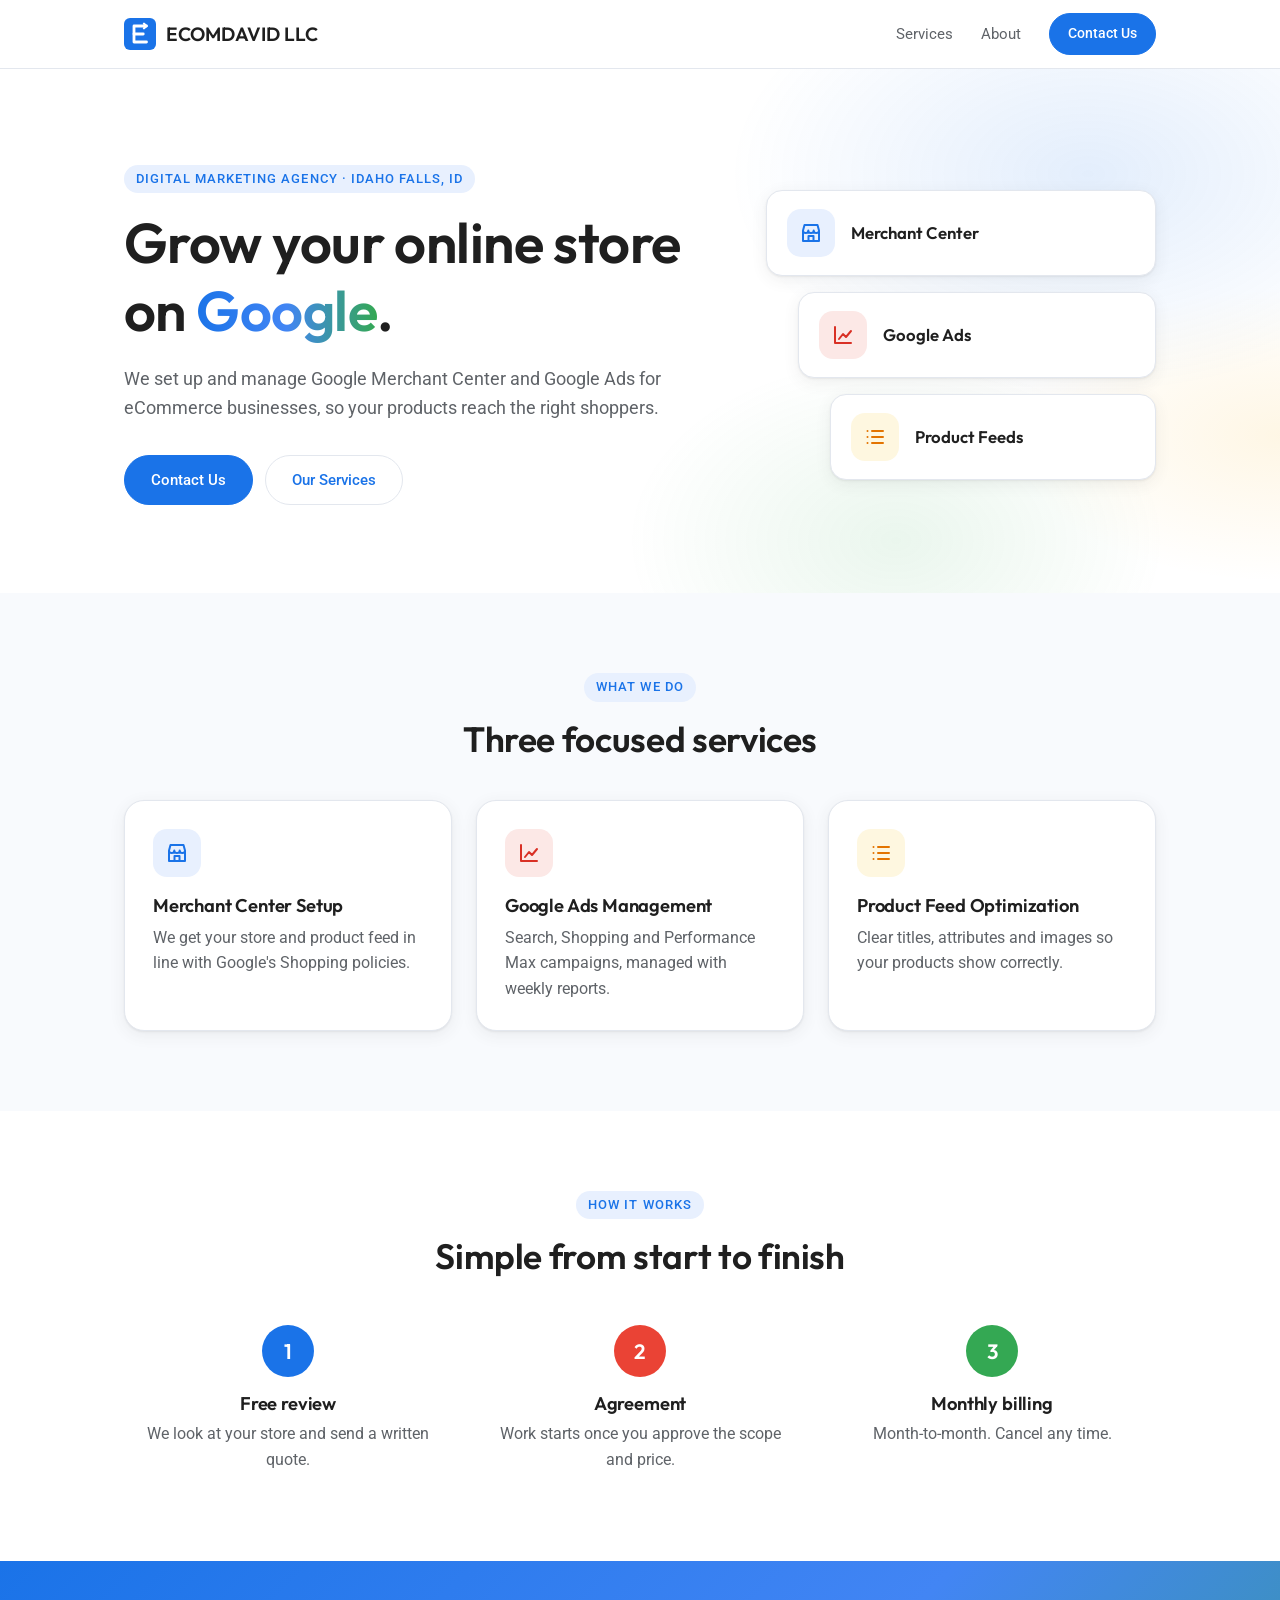
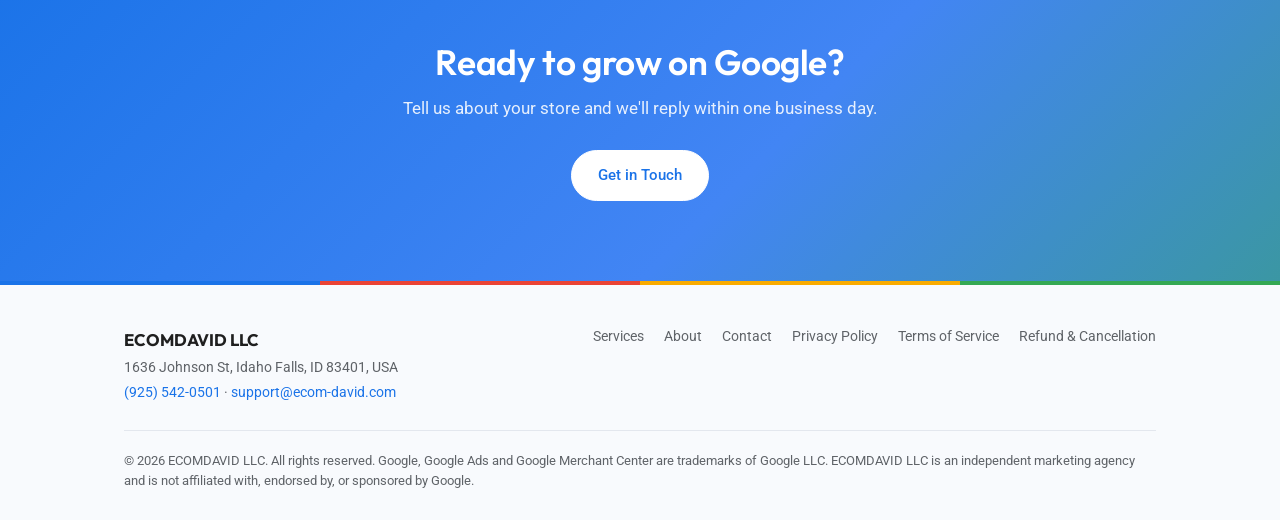
<file: index.html>
<!doctype html>
<html lang="en">
<head>
<meta charset="utf-8">
<meta name="viewport" content="width=device-width, initial-scale=1">
<title>ECOMDAVID LLC | Google Ads & Merchant Center Services</title>
<meta name="description" content="ECOMDAVID LLC is a digital marketing agency in Idaho Falls, Idaho, offering Google Merchant Center setup, Google Ads management and product feed services for online stores.">
<link rel="canonical" href="https://ecom-david.com/">
<meta property="og:title" content="ECOMDAVID LLC | Google Ads & Merchant Center Services">
<meta property="og:description" content="ECOMDAVID LLC is a digital marketing agency in Idaho Falls, Idaho, offering Google Merchant Center setup, Google Ads management and product feed services for online stores.">
<meta property="og:url" content="https://ecom-david.com/">
<meta property="og:site_name" content="ECOMDAVID LLC">
<meta property="og:type" content="website">
<meta name="theme-color" content="#ffffff">
<link rel="icon" href="/icon.svg" type="image/svg+xml">
<link rel="preconnect" href="https://fonts.googleapis.com">
<link rel="preconnect" href="https://fonts.gstatic.com" crossorigin>
<link href="https://fonts.googleapis.com/css2?family=Outfit:wght@500;600;700&family=Roboto:wght@400;500;700&display=swap" rel="stylesheet">
<link rel="stylesheet" href="/styles.css">
<script type="application/ld+json">{"@context": "https://schema.org", "@type": "Organization", "name": "ECOMDAVID LLC", "legalName": "ECOMDAVID LLC", "url": "https://ecom-david.com", "logo": "https://ecom-david.com/icon.svg", "email": "support@ecom-david.com", "telephone": "+1-925-542-0501", "founder": {"@type": "Person", "name": "David Wayne Thomas", "jobTitle": "Founder"}, "address": {"@type": "PostalAddress", "streetAddress": "1636 Johnson St", "addressLocality": "Idaho Falls", "addressRegion": "ID", "postalCode": "83401", "addressCountry": "US"}}</script>
</head>
<body>
<header class="site-header">
  <div class="container nav">
    <a href="/" class="logo" aria-label="ECOMDAVID LLC home"><img src="/icon.svg" alt="" width="30" height="30"><span>ECOMDAVID LLC</span></a>
    <ul class="nav-links"><li><a href="/services">Services</a></li><li><a href="/about">About</a></li><li><a class="btn btn-primary btn-sm" href="/contact">Contact Us</a></li></ul>
    <button class="menu-toggle" aria-expanded="false" aria-label="Open menu">Menu</button>
  </div>
  <nav class="mobile-menu"><a href="/services">Services</a><a href="/about">About</a><a href="/contact">Contact</a></nav>
</header>
<main>
<section class="hero">
  <div class="container hero-grid">
    <div>
      <span class="eyebrow">Digital marketing agency &middot; Idaho Falls, ID</span>
      <h1>Grow your online store on <span class="grad">Google</span>.</h1>
      <p>We set up and manage Google Merchant Center and Google Ads for eCommerce businesses, so your products reach the right shoppers.</p>
      <div class="hero-actions">
        <a class="btn btn-primary" href="/contact">Contact Us</a>
        <a class="btn" href="/services">Our Services</a>
      </div>
    </div>
    <div class="hero-art" aria-hidden="true">
      <div class="mini mini-blue"><span class="icon icon-blue"><svg viewBox="0 0 24 24" aria-hidden="true"><path d="M4 9.5 5.5 4h13L20 9.5M4 9.5V20h16V9.5M4 9.5c0 1.4 1.1 2.5 2.7 2.5S9.3 10.9 9.3 9.5c0 1.4 1.2 2.5 2.7 2.5s2.7-1.1 2.7-2.5c0 1.4 1.1 2.5 2.6 2.5S20 10.9 20 9.5M9.5 20v-5h5v5"/></svg></span><span>Merchant Center</span></div>
      <div class="mini mini-red"><span class="icon icon-red"><svg viewBox="0 0 24 24" aria-hidden="true"><path d="M4 20V4M4 20h16M8 16l4-5 3 3 5-6"/></svg></span><span>Google Ads</span></div>
      <div class="mini mini-yellow"><span class="icon icon-yellow"><svg viewBox="0 0 24 24" aria-hidden="true"><path d="M9 6h11M9 12h11M9 18h11M4.5 6h.01M4.5 12h.01M4.5 18h.01"/></svg></span><span>Product Feeds</span></div>
    </div>
  </div>
</section>

<section class="section-alt">
  <div class="container">
    <div class="section-head center">
      <span class="eyebrow">What we do</span>
      <h2>Three focused services</h2>
    </div>
    <div class="grid-3">
      <div class="card"><span class="icon icon-blue"><svg viewBox="0 0 24 24" aria-hidden="true"><path d="M4 9.5 5.5 4h13L20 9.5M4 9.5V20h16V9.5M4 9.5c0 1.4 1.1 2.5 2.7 2.5S9.3 10.9 9.3 9.5c0 1.4 1.2 2.5 2.7 2.5s2.7-1.1 2.7-2.5c0 1.4 1.1 2.5 2.6 2.5S20 10.9 20 9.5M9.5 20v-5h5v5"/></svg></span><h3>Merchant Center Setup</h3><p>We get your store and product feed in line with Google's Shopping policies.</p></div>
      <div class="card"><span class="icon icon-red"><svg viewBox="0 0 24 24" aria-hidden="true"><path d="M4 20V4M4 20h16M8 16l4-5 3 3 5-6"/></svg></span><h3>Google Ads Management</h3><p>Search, Shopping and Performance Max campaigns, managed with weekly reports.</p></div>
      <div class="card"><span class="icon icon-yellow"><svg viewBox="0 0 24 24" aria-hidden="true"><path d="M9 6h11M9 12h11M9 18h11M4.5 6h.01M4.5 12h.01M4.5 18h.01"/></svg></span><h3>Product Feed Optimization</h3><p>Clear titles, attributes and images so your products show correctly.</p></div>
    </div>
  </div>
</section>

<section>
  <div class="container">
    <div class="section-head center">
      <span class="eyebrow">How it works</span>
      <h2>Simple from start to finish</h2>
    </div>
    <div class="steps">
      <div class="step"><span class="num num-blue">1</span><h3>Free review</h3><p>We look at your store and send a written quote.</p></div>
      <div class="step"><span class="num num-red">2</span><h3>Agreement</h3><p>Work starts once you approve the scope and price.</p></div>
      <div class="step"><span class="num num-green">3</span><h3>Monthly billing</h3><p>Month-to-month. Cancel any time.</p></div>
    </div>
  </div>
</section>

<section class="cta">
  <div class="container">
    <h2>Ready to grow on Google?</h2>
    <p>Tell us about your store and we'll reply within one business day.</p>
    <a class="btn btn-light" href="/contact">Get in Touch</a>
  </div>
</section>
</main>
<footer class="site-footer">
  <div class="bar" aria-hidden="true"><i></i><i></i><i></i><i></i></div>
  <div class="container">
    <div class="footer-grid">
      <div>
        <p><strong>ECOMDAVID LLC</strong></p>
        <p>1636 Johnson St, Idaho Falls, ID 83401, USA</p>
        <p><a href="tel:+19255420501">(925) 542-0501</a> &middot; <a href="mailto:support@ecom-david.com">support@ecom-david.com</a></p>
      </div>
      <ul class="footer-links">
        <li><a href="/services">Services</a></li>
        <li><a href="/about">About</a></li>
        <li><a href="/contact">Contact</a></li>
        <li><a href="/privacy">Privacy Policy</a></li>
        <li><a href="/terms">Terms of Service</a></li>
        <li><a href="/refund-policy">Refund &amp; Cancellation</a></li>
      </ul>
    </div>
    <p class="disclaimer">&copy; <span data-year>2026</span> ECOMDAVID LLC. All rights reserved. Google, Google Ads and Google Merchant Center are trademarks of Google LLC. ECOMDAVID LLC is an independent marketing agency and is not affiliated with, endorsed by, or sponsored by Google.</p>
  </div>
</footer>
<script src="/script.js"></script>
</body>
</html>
</file>
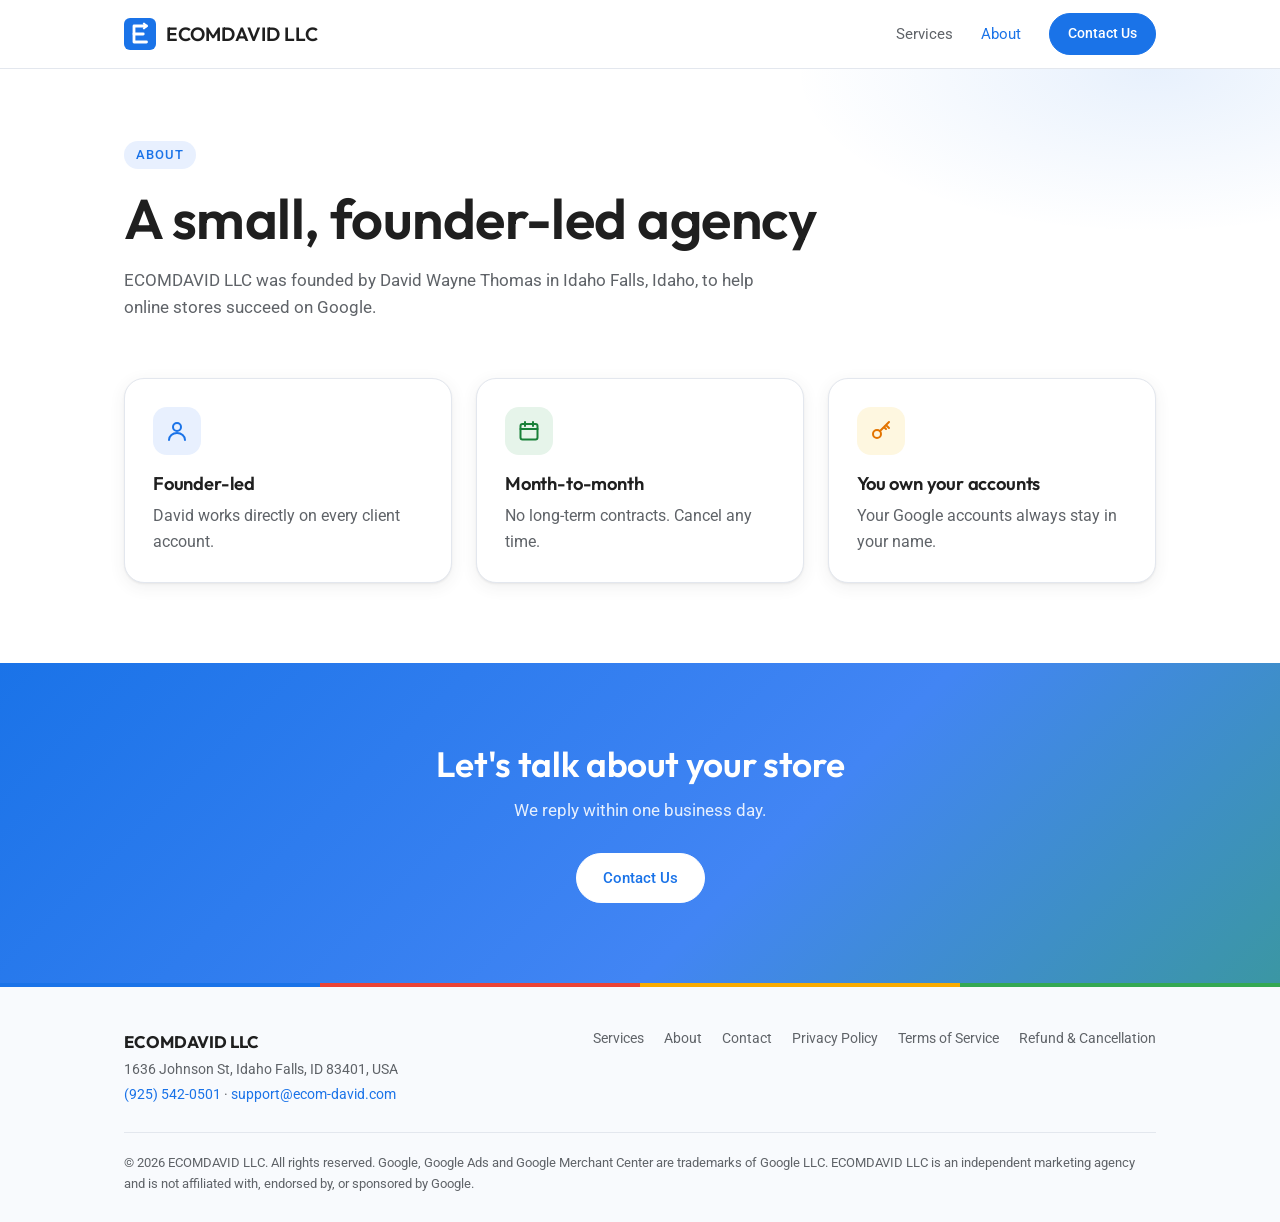
<file: about.html>
<!doctype html>
<html lang="en">
<head>
<meta charset="utf-8">
<meta name="viewport" content="width=device-width, initial-scale=1">
<title>About | ECOMDAVID LLC</title>
<meta name="description" content="ECOMDAVID LLC is a founder-led digital marketing agency in Idaho Falls, Idaho, owned by David Wayne Thomas.">
<link rel="canonical" href="https://ecom-david.com/about">
<meta property="og:title" content="About | ECOMDAVID LLC">
<meta property="og:description" content="ECOMDAVID LLC is a founder-led digital marketing agency in Idaho Falls, Idaho, owned by David Wayne Thomas.">
<meta property="og:url" content="https://ecom-david.com/about">
<meta property="og:site_name" content="ECOMDAVID LLC">
<meta property="og:type" content="website">
<meta name="theme-color" content="#ffffff">
<link rel="icon" href="/icon.svg" type="image/svg+xml">
<link rel="preconnect" href="https://fonts.googleapis.com">
<link rel="preconnect" href="https://fonts.gstatic.com" crossorigin>
<link href="https://fonts.googleapis.com/css2?family=Outfit:wght@500;600;700&family=Roboto:wght@400;500;700&display=swap" rel="stylesheet">
<link rel="stylesheet" href="/styles.css">
<script type="application/ld+json">{"@context": "https://schema.org", "@type": "Organization", "name": "ECOMDAVID LLC", "legalName": "ECOMDAVID LLC", "url": "https://ecom-david.com", "logo": "https://ecom-david.com/icon.svg", "email": "support@ecom-david.com", "telephone": "+1-925-542-0501", "founder": {"@type": "Person", "name": "David Wayne Thomas", "jobTitle": "Founder"}, "address": {"@type": "PostalAddress", "streetAddress": "1636 Johnson St", "addressLocality": "Idaho Falls", "addressRegion": "ID", "postalCode": "83401", "addressCountry": "US"}}</script>
</head>
<body>
<header class="site-header">
  <div class="container nav">
    <a href="/" class="logo" aria-label="ECOMDAVID LLC home"><img src="/icon.svg" alt="" width="30" height="30"><span>ECOMDAVID LLC</span></a>
    <ul class="nav-links"><li><a href="/services">Services</a></li><li><a href="/about" class="active">About</a></li><li><a class="btn btn-primary btn-sm" href="/contact">Contact Us</a></li></ul>
    <button class="menu-toggle" aria-expanded="false" aria-label="Open menu">Menu</button>
  </div>
  <nav class="mobile-menu"><a href="/services">Services</a><a href="/about">About</a><a href="/contact">Contact</a></nav>
</header>
<main>
<section class="page-hero">
  <div class="container">
    <span class="eyebrow">About</span>
    <h1>A small, founder-led agency</h1>
    <p>ECOMDAVID LLC was founded by David Wayne Thomas in Idaho Falls, Idaho, to help online stores succeed on Google.</p>
  </div>
</section>
<section class="tight">
  <div class="container grid-3">
    <div class="card"><span class="icon icon-blue"><svg viewBox="0 0 24 24" aria-hidden="true"><circle cx="12" cy="8" r="4"/><path d="M4 21c0-4 3.6-7 8-7s8 3 8 7"/></svg></span><h3>Founder-led</h3><p>David works directly on every client account.</p></div>
    <div class="card"><span class="icon icon-green"><svg viewBox="0 0 24 24" aria-hidden="true"><rect x="3.5" y="5" width="17" height="15.5" rx="2"/><path d="M3.5 10h17M8 3v4M16 3v4"/></svg></span><h3>Month-to-month</h3><p>No long-term contracts. Cancel any time.</p></div>
    <div class="card"><span class="icon icon-yellow"><svg viewBox="0 0 24 24" aria-hidden="true"><circle cx="8" cy="15" r="4"/><path d="m11 12 9-9M17 6l3 3M15 8l2 2"/></svg></span><h3>You own your accounts</h3><p>Your Google accounts always stay in your name.</p></div>
  </div>
</section>
<section class="cta">
  <div class="container">
    <h2>Let's talk about your store</h2>
    <p>We reply within one business day.</p>
    <a class="btn btn-light" href="/contact">Contact Us</a>
  </div>
</section>
</main>
<footer class="site-footer">
  <div class="bar" aria-hidden="true"><i></i><i></i><i></i><i></i></div>
  <div class="container">
    <div class="footer-grid">
      <div>
        <p><strong>ECOMDAVID LLC</strong></p>
        <p>1636 Johnson St, Idaho Falls, ID 83401, USA</p>
        <p><a href="tel:+19255420501">(925) 542-0501</a> &middot; <a href="mailto:support@ecom-david.com">support@ecom-david.com</a></p>
      </div>
      <ul class="footer-links">
        <li><a href="/services">Services</a></li>
        <li><a href="/about">About</a></li>
        <li><a href="/contact">Contact</a></li>
        <li><a href="/privacy">Privacy Policy</a></li>
        <li><a href="/terms">Terms of Service</a></li>
        <li><a href="/refund-policy">Refund &amp; Cancellation</a></li>
      </ul>
    </div>
    <p class="disclaimer">&copy; <span data-year>2026</span> ECOMDAVID LLC. All rights reserved. Google, Google Ads and Google Merchant Center are trademarks of Google LLC. ECOMDAVID LLC is an independent marketing agency and is not affiliated with, endorsed by, or sponsored by Google.</p>
  </div>
</footer>
<script src="/script.js"></script>
</body>
</html>
</file>
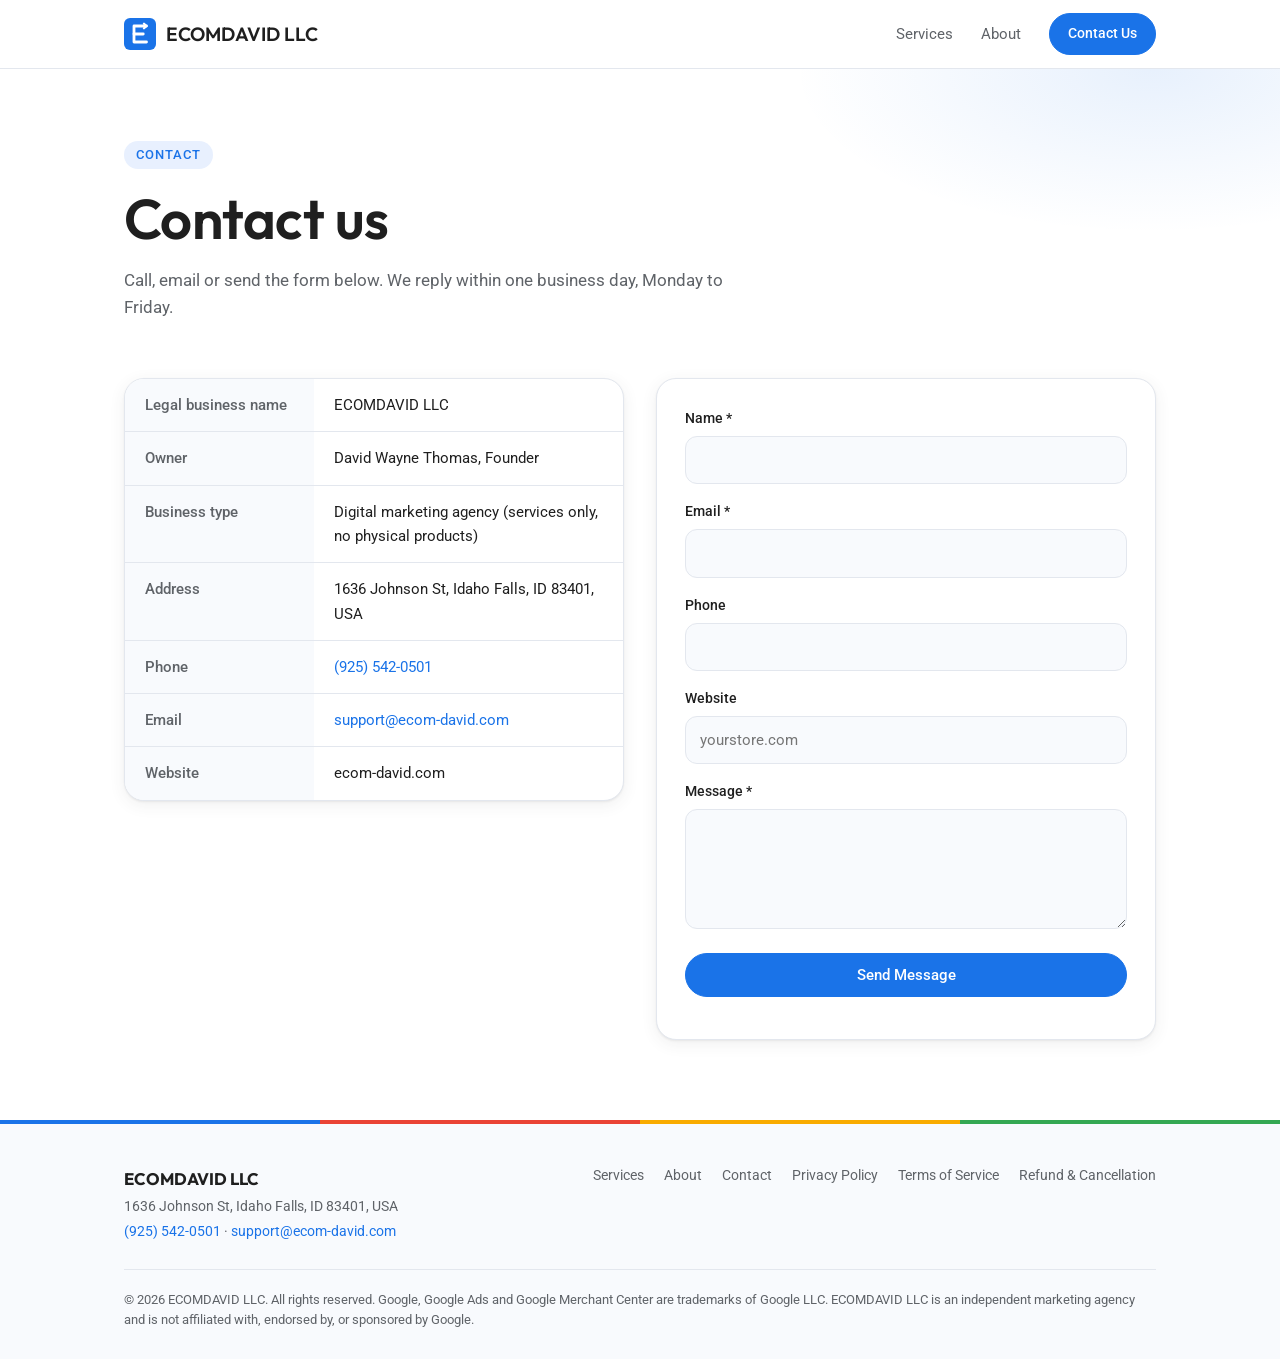
<file: contact.html>
<!doctype html>
<html lang="en">
<head>
<meta charset="utf-8">
<meta name="viewport" content="width=device-width, initial-scale=1">
<title>Contact | ECOMDAVID LLC</title>
<meta name="description" content="Contact ECOMDAVID LLC. Call (925) 542-0501 or email support@ecom-david.com.">
<link rel="canonical" href="https://ecom-david.com/contact">
<meta property="og:title" content="Contact | ECOMDAVID LLC">
<meta property="og:description" content="Contact ECOMDAVID LLC. Call (925) 542-0501 or email support@ecom-david.com.">
<meta property="og:url" content="https://ecom-david.com/contact">
<meta property="og:site_name" content="ECOMDAVID LLC">
<meta property="og:type" content="website">
<meta name="theme-color" content="#ffffff">
<link rel="icon" href="/icon.svg" type="image/svg+xml">
<link rel="preconnect" href="https://fonts.googleapis.com">
<link rel="preconnect" href="https://fonts.gstatic.com" crossorigin>
<link href="https://fonts.googleapis.com/css2?family=Outfit:wght@500;600;700&family=Roboto:wght@400;500;700&display=swap" rel="stylesheet">
<link rel="stylesheet" href="/styles.css">
<script type="application/ld+json">{"@context": "https://schema.org", "@type": "Organization", "name": "ECOMDAVID LLC", "legalName": "ECOMDAVID LLC", "url": "https://ecom-david.com", "logo": "https://ecom-david.com/icon.svg", "email": "support@ecom-david.com", "telephone": "+1-925-542-0501", "founder": {"@type": "Person", "name": "David Wayne Thomas", "jobTitle": "Founder"}, "address": {"@type": "PostalAddress", "streetAddress": "1636 Johnson St", "addressLocality": "Idaho Falls", "addressRegion": "ID", "postalCode": "83401", "addressCountry": "US"}}</script>
</head>
<body>
<header class="site-header">
  <div class="container nav">
    <a href="/" class="logo" aria-label="ECOMDAVID LLC home"><img src="/icon.svg" alt="" width="30" height="30"><span>ECOMDAVID LLC</span></a>
    <ul class="nav-links"><li><a href="/services">Services</a></li><li><a href="/about">About</a></li><li><a class="btn btn-primary btn-sm" href="/contact">Contact Us</a></li></ul>
    <button class="menu-toggle" aria-expanded="false" aria-label="Open menu">Menu</button>
  </div>
  <nav class="mobile-menu"><a href="/services">Services</a><a href="/about">About</a><a href="/contact">Contact</a></nav>
</header>
<main>
<section class="page-hero">
  <div class="container">
    <span class="eyebrow">Contact</span>
    <h1>Contact us</h1>
    <p>Call, email or send the form below. We reply within one business day, Monday to Friday.</p>
  </div>
</section>
<section class="tight">
  <div class="container contact-grid">
    <div>
<table class="details">
  <tr><th>Legal business name</th><td>ECOMDAVID LLC</td></tr>
  <tr><th>Owner</th><td>David Wayne Thomas, Founder</td></tr>
  <tr><th>Business type</th><td>Digital marketing agency (services only, no physical products)</td></tr>
  <tr><th>Address</th><td>1636 Johnson St, Idaho Falls, ID 83401, USA</td></tr>
  <tr><th>Phone</th><td><a href="tel:+19255420501">(925) 542-0501</a></td></tr>
  <tr><th>Email</th><td><a href="mailto:support@ecom-david.com">support@ecom-david.com</a></td></tr>
  <tr><th>Website</th><td>ecom-david.com</td></tr>
</table>
</div>
    <form class="form" id="contact-form">
      <div class="field"><label for="name">Name *</label><input id="name" name="name" required autocomplete="name"></div>
      <div class="field"><label for="email">Email *</label><input id="email" name="email" type="email" required autocomplete="email"></div>
      <div class="field"><label for="phone">Phone</label><input id="phone" name="phone" type="tel" autocomplete="tel"></div>
      <div class="field"><label for="store">Website</label><input id="store" name="website" placeholder="yourstore.com"></div>
      <div class="field"><label for="message">Message *</label><textarea id="message" name="message" required></textarea></div>
      <input type="text" name="_honey" style="display:none" tabindex="-1" autocomplete="off">
      <button type="submit" class="btn btn-primary">Send Message</button>
      <p class="form-status" role="status" aria-live="polite"></p>
    </form>
  </div>
</section>
</main>
<footer class="site-footer">
  <div class="bar" aria-hidden="true"><i></i><i></i><i></i><i></i></div>
  <div class="container">
    <div class="footer-grid">
      <div>
        <p><strong>ECOMDAVID LLC</strong></p>
        <p>1636 Johnson St, Idaho Falls, ID 83401, USA</p>
        <p><a href="tel:+19255420501">(925) 542-0501</a> &middot; <a href="mailto:support@ecom-david.com">support@ecom-david.com</a></p>
      </div>
      <ul class="footer-links">
        <li><a href="/services">Services</a></li>
        <li><a href="/about">About</a></li>
        <li><a href="/contact">Contact</a></li>
        <li><a href="/privacy">Privacy Policy</a></li>
        <li><a href="/terms">Terms of Service</a></li>
        <li><a href="/refund-policy">Refund &amp; Cancellation</a></li>
      </ul>
    </div>
    <p class="disclaimer">&copy; <span data-year>2026</span> ECOMDAVID LLC. All rights reserved. Google, Google Ads and Google Merchant Center are trademarks of Google LLC. ECOMDAVID LLC is an independent marketing agency and is not affiliated with, endorsed by, or sponsored by Google.</p>
  </div>
</footer>
<script src="/script.js"></script>
</body>
</html>
</file>
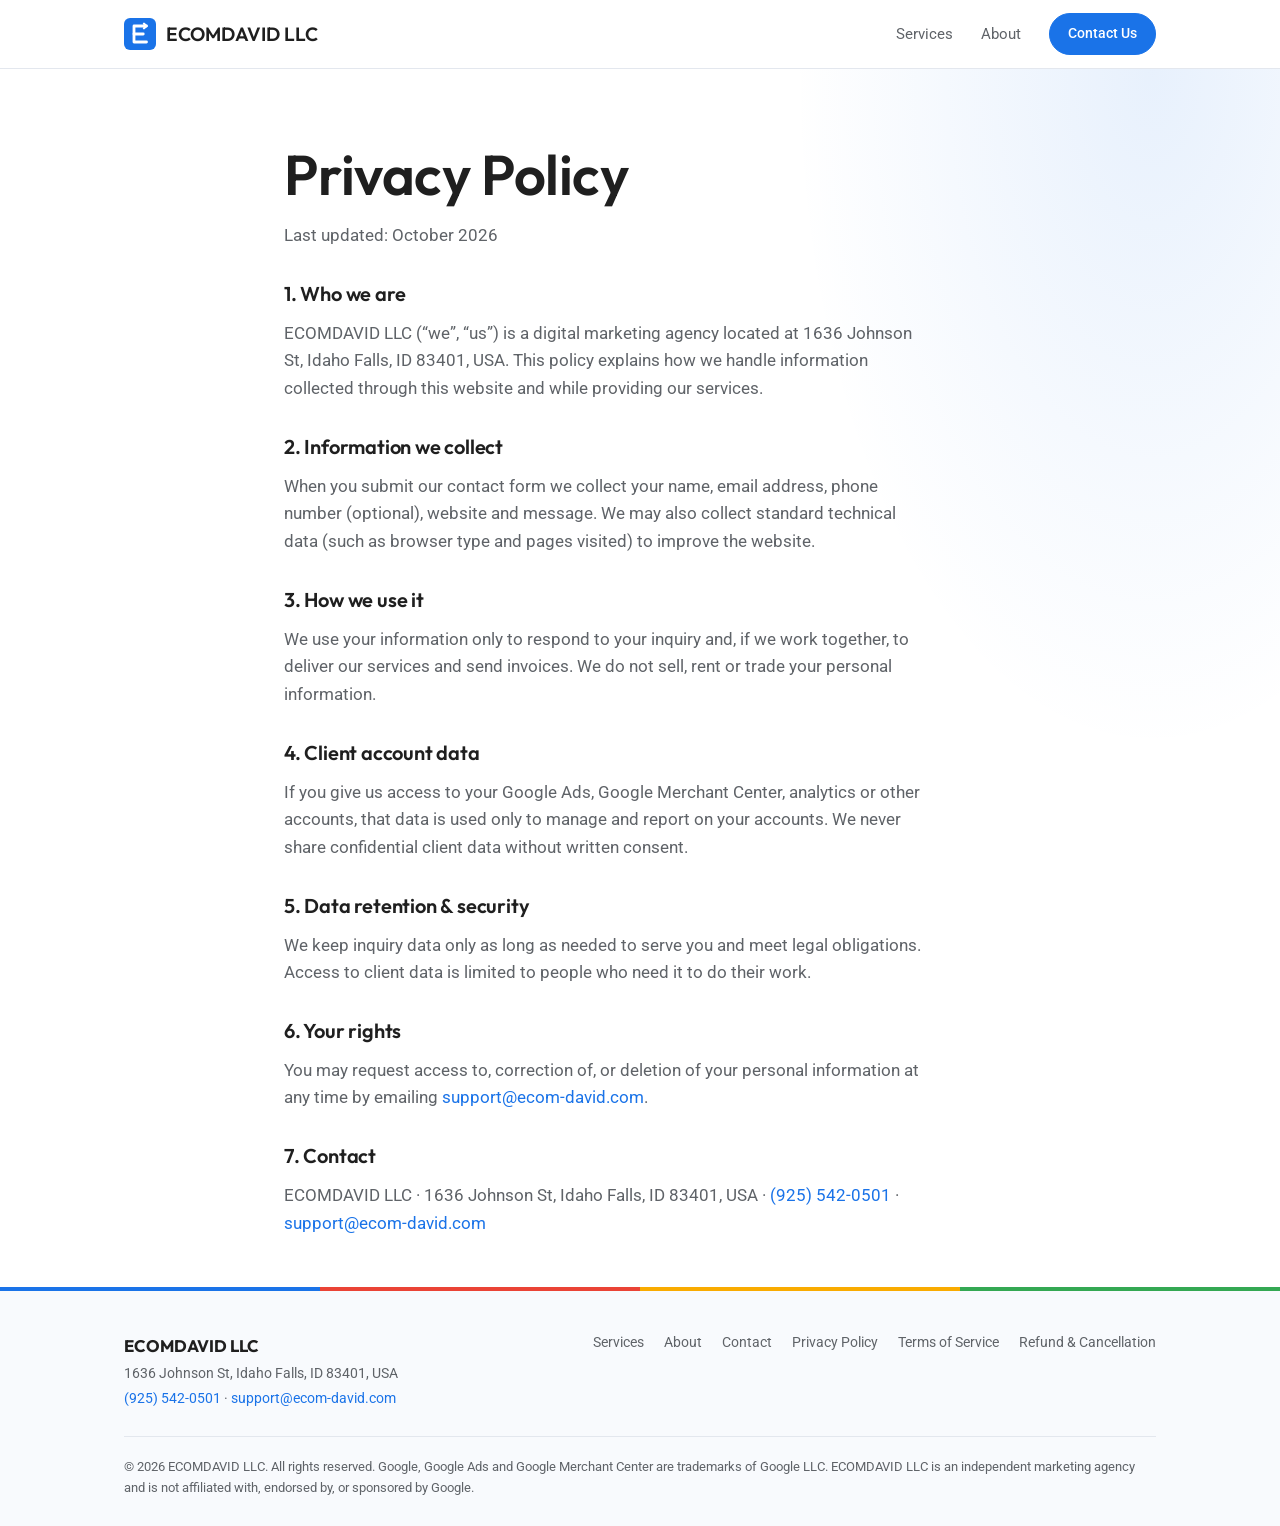
<file: privacy.html>
<!doctype html>
<html lang="en">
<head>
<meta charset="utf-8">
<meta name="viewport" content="width=device-width, initial-scale=1">
<title>Privacy Policy | ECOMDAVID LLC</title>
<meta name="description" content="Privacy policy for ECOMDAVID LLC.">
<link rel="canonical" href="https://ecom-david.com/privacy">
<meta property="og:title" content="Privacy Policy | ECOMDAVID LLC">
<meta property="og:description" content="Privacy policy for ECOMDAVID LLC.">
<meta property="og:url" content="https://ecom-david.com/privacy">
<meta property="og:site_name" content="ECOMDAVID LLC">
<meta property="og:type" content="website">
<meta name="theme-color" content="#ffffff">
<link rel="icon" href="/icon.svg" type="image/svg+xml">
<link rel="preconnect" href="https://fonts.googleapis.com">
<link rel="preconnect" href="https://fonts.gstatic.com" crossorigin>
<link href="https://fonts.googleapis.com/css2?family=Outfit:wght@500;600;700&family=Roboto:wght@400;500;700&display=swap" rel="stylesheet">
<link rel="stylesheet" href="/styles.css">
<script type="application/ld+json">{"@context": "https://schema.org", "@type": "Organization", "name": "ECOMDAVID LLC", "legalName": "ECOMDAVID LLC", "url": "https://ecom-david.com", "logo": "https://ecom-david.com/icon.svg", "email": "support@ecom-david.com", "telephone": "+1-925-542-0501", "founder": {"@type": "Person", "name": "David Wayne Thomas", "jobTitle": "Founder"}, "address": {"@type": "PostalAddress", "streetAddress": "1636 Johnson St", "addressLocality": "Idaho Falls", "addressRegion": "ID", "postalCode": "83401", "addressCountry": "US"}}</script>
</head>
<body>
<header class="site-header">
  <div class="container nav">
    <a href="/" class="logo" aria-label="ECOMDAVID LLC home"><img src="/icon.svg" alt="" width="30" height="30"><span>ECOMDAVID LLC</span></a>
    <ul class="nav-links"><li><a href="/services">Services</a></li><li><a href="/about">About</a></li><li><a class="btn btn-primary btn-sm" href="/contact">Contact Us</a></li></ul>
    <button class="menu-toggle" aria-expanded="false" aria-label="Open menu">Menu</button>
  </div>
  <nav class="mobile-menu"><a href="/services">Services</a><a href="/about">About</a><a href="/contact">Contact</a></nav>
</header>
<main>
<section class="page-hero">
  <div class="container legal">
    <h1>Privacy Policy</h1>
    <p>Last updated: October 2026</p>
    <h2>1. Who we are</h2>
    <p>ECOMDAVID LLC (&ldquo;we&rdquo;, &ldquo;us&rdquo;) is a digital marketing agency located at 1636 Johnson St, Idaho Falls, ID 83401, USA. This policy explains how we handle information collected through this website and while providing our services.</p>
    <h2>2. Information we collect</h2>
    <p>When you submit our contact form we collect your name, email address, phone number (optional), website and message. We may also collect standard technical data (such as browser type and pages visited) to improve the website.</p>
    <h2>3. How we use it</h2>
    <p>We use your information only to respond to your inquiry and, if we work together, to deliver our services and send invoices. We do not sell, rent or trade your personal information.</p>
    <h2>4. Client account data</h2>
    <p>If you give us access to your Google Ads, Google Merchant Center, analytics or other accounts, that data is used only to manage and report on your accounts. We never share confidential client data without written consent.</p>
    <h2>5. Data retention &amp; security</h2>
    <p>We keep inquiry data only as long as needed to serve you and meet legal obligations. Access to client data is limited to people who need it to do their work.</p>
    <h2>6. Your rights</h2>
    <p>You may request access to, correction of, or deletion of your personal information at any time by emailing <a href="mailto:support@ecom-david.com">support@ecom-david.com</a>.</p>
    <h2>7. Contact</h2>
    <p>ECOMDAVID LLC &middot; 1636 Johnson St, Idaho Falls, ID 83401, USA &middot; <a href="tel:+19255420501">(925) 542-0501</a> &middot; <a href="mailto:support@ecom-david.com">support@ecom-david.com</a></p>
  </div>
</section>
</main>
<footer class="site-footer">
  <div class="bar" aria-hidden="true"><i></i><i></i><i></i><i></i></div>
  <div class="container">
    <div class="footer-grid">
      <div>
        <p><strong>ECOMDAVID LLC</strong></p>
        <p>1636 Johnson St, Idaho Falls, ID 83401, USA</p>
        <p><a href="tel:+19255420501">(925) 542-0501</a> &middot; <a href="mailto:support@ecom-david.com">support@ecom-david.com</a></p>
      </div>
      <ul class="footer-links">
        <li><a href="/services">Services</a></li>
        <li><a href="/about">About</a></li>
        <li><a href="/contact">Contact</a></li>
        <li><a href="/privacy">Privacy Policy</a></li>
        <li><a href="/terms">Terms of Service</a></li>
        <li><a href="/refund-policy">Refund &amp; Cancellation</a></li>
      </ul>
    </div>
    <p class="disclaimer">&copy; <span data-year>2026</span> ECOMDAVID LLC. All rights reserved. Google, Google Ads and Google Merchant Center are trademarks of Google LLC. ECOMDAVID LLC is an independent marketing agency and is not affiliated with, endorsed by, or sponsored by Google.</p>
  </div>
</footer>
<script src="/script.js"></script>
</body>
</html>
</file>
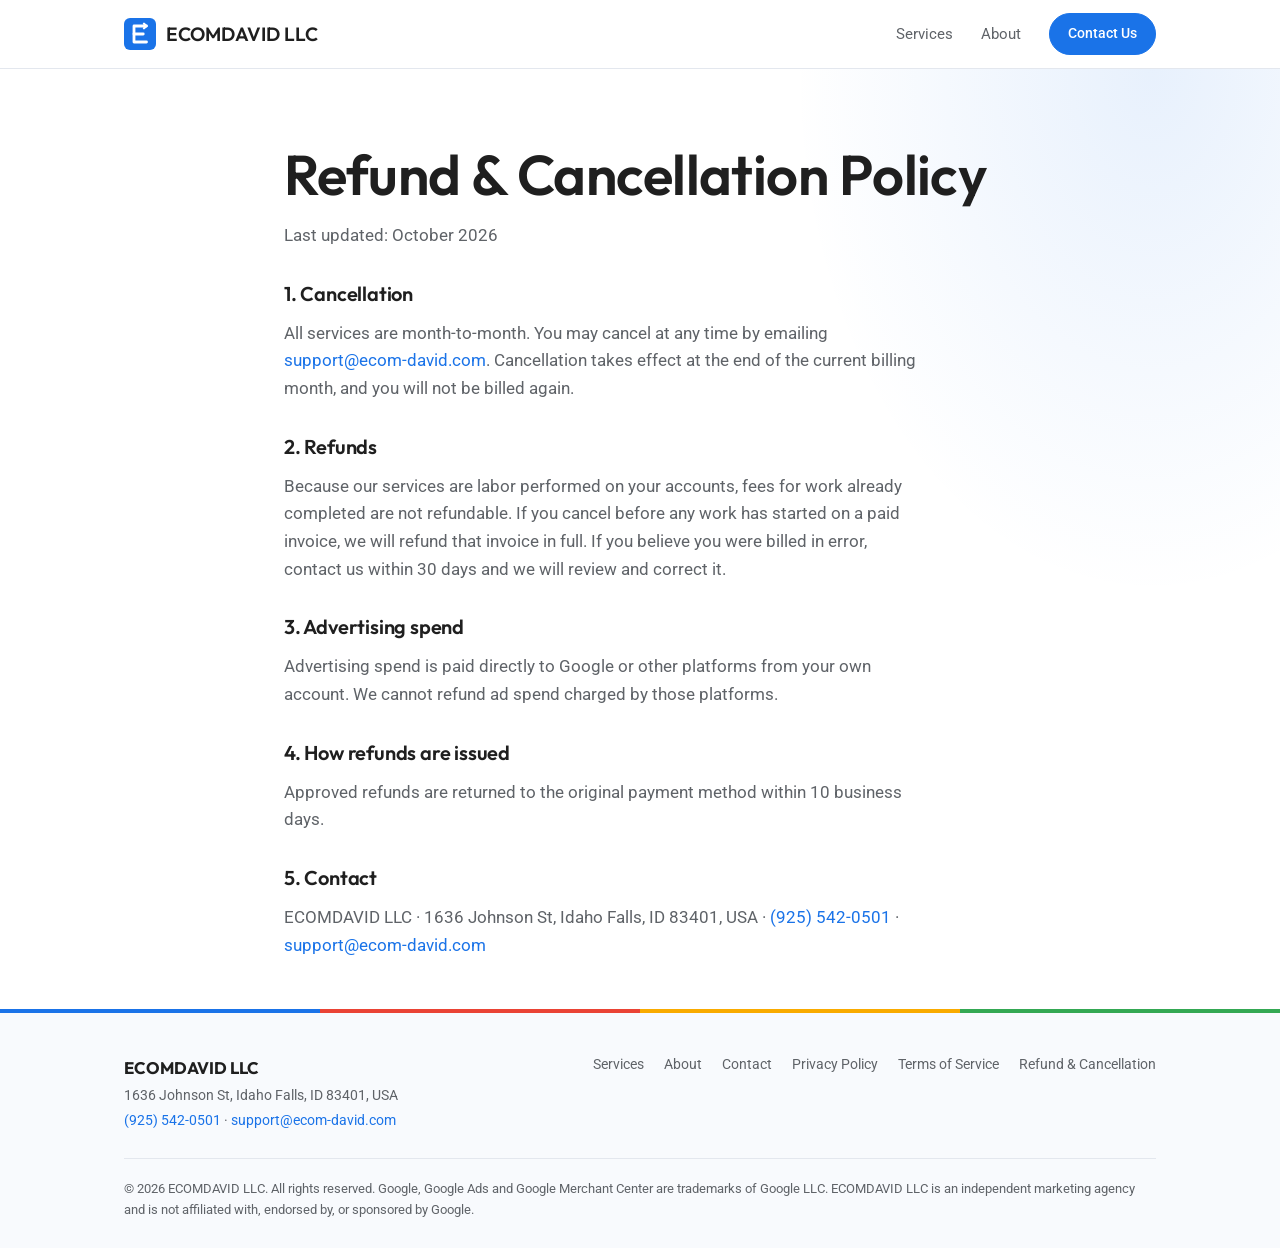
<file: refund-policy.html>
<!doctype html>
<html lang="en">
<head>
<meta charset="utf-8">
<meta name="viewport" content="width=device-width, initial-scale=1">
<title>Refund & Cancellation Policy | ECOMDAVID LLC</title>
<meta name="description" content="Refund and cancellation policy for ECOMDAVID LLC.">
<link rel="canonical" href="https://ecom-david.com/refund-policy">
<meta property="og:title" content="Refund & Cancellation Policy | ECOMDAVID LLC">
<meta property="og:description" content="Refund and cancellation policy for ECOMDAVID LLC.">
<meta property="og:url" content="https://ecom-david.com/refund-policy">
<meta property="og:site_name" content="ECOMDAVID LLC">
<meta property="og:type" content="website">
<meta name="theme-color" content="#ffffff">
<link rel="icon" href="/icon.svg" type="image/svg+xml">
<link rel="preconnect" href="https://fonts.googleapis.com">
<link rel="preconnect" href="https://fonts.gstatic.com" crossorigin>
<link href="https://fonts.googleapis.com/css2?family=Outfit:wght@500;600;700&family=Roboto:wght@400;500;700&display=swap" rel="stylesheet">
<link rel="stylesheet" href="/styles.css">
<script type="application/ld+json">{"@context": "https://schema.org", "@type": "Organization", "name": "ECOMDAVID LLC", "legalName": "ECOMDAVID LLC", "url": "https://ecom-david.com", "logo": "https://ecom-david.com/icon.svg", "email": "support@ecom-david.com", "telephone": "+1-925-542-0501", "founder": {"@type": "Person", "name": "David Wayne Thomas", "jobTitle": "Founder"}, "address": {"@type": "PostalAddress", "streetAddress": "1636 Johnson St", "addressLocality": "Idaho Falls", "addressRegion": "ID", "postalCode": "83401", "addressCountry": "US"}}</script>
</head>
<body>
<header class="site-header">
  <div class="container nav">
    <a href="/" class="logo" aria-label="ECOMDAVID LLC home"><img src="/icon.svg" alt="" width="30" height="30"><span>ECOMDAVID LLC</span></a>
    <ul class="nav-links"><li><a href="/services">Services</a></li><li><a href="/about">About</a></li><li><a class="btn btn-primary btn-sm" href="/contact">Contact Us</a></li></ul>
    <button class="menu-toggle" aria-expanded="false" aria-label="Open menu">Menu</button>
  </div>
  <nav class="mobile-menu"><a href="/services">Services</a><a href="/about">About</a><a href="/contact">Contact</a></nav>
</header>
<main>
<section class="page-hero">
  <div class="container legal">
    <h1>Refund &amp; Cancellation Policy</h1>
    <p>Last updated: October 2026</p>
    <h2>1. Cancellation</h2>
    <p>All services are month-to-month. You may cancel at any time by emailing <a href="mailto:support@ecom-david.com">support@ecom-david.com</a>. Cancellation takes effect at the end of the current billing month, and you will not be billed again.</p>
    <h2>2. Refunds</h2>
    <p>Because our services are labor performed on your accounts, fees for work already completed are not refundable. If you cancel before any work has started on a paid invoice, we will refund that invoice in full. If you believe you were billed in error, contact us within 30 days and we will review and correct it.</p>
    <h2>3. Advertising spend</h2>
    <p>Advertising spend is paid directly to Google or other platforms from your own account. We cannot refund ad spend charged by those platforms.</p>
    <h2>4. How refunds are issued</h2>
    <p>Approved refunds are returned to the original payment method within 10 business days.</p>
    <h2>5. Contact</h2>
    <p>ECOMDAVID LLC &middot; 1636 Johnson St, Idaho Falls, ID 83401, USA &middot; <a href="tel:+19255420501">(925) 542-0501</a> &middot; <a href="mailto:support@ecom-david.com">support@ecom-david.com</a></p>
  </div>
</section>
</main>
<footer class="site-footer">
  <div class="bar" aria-hidden="true"><i></i><i></i><i></i><i></i></div>
  <div class="container">
    <div class="footer-grid">
      <div>
        <p><strong>ECOMDAVID LLC</strong></p>
        <p>1636 Johnson St, Idaho Falls, ID 83401, USA</p>
        <p><a href="tel:+19255420501">(925) 542-0501</a> &middot; <a href="mailto:support@ecom-david.com">support@ecom-david.com</a></p>
      </div>
      <ul class="footer-links">
        <li><a href="/services">Services</a></li>
        <li><a href="/about">About</a></li>
        <li><a href="/contact">Contact</a></li>
        <li><a href="/privacy">Privacy Policy</a></li>
        <li><a href="/terms">Terms of Service</a></li>
        <li><a href="/refund-policy">Refund &amp; Cancellation</a></li>
      </ul>
    </div>
    <p class="disclaimer">&copy; <span data-year>2026</span> ECOMDAVID LLC. All rights reserved. Google, Google Ads and Google Merchant Center are trademarks of Google LLC. ECOMDAVID LLC is an independent marketing agency and is not affiliated with, endorsed by, or sponsored by Google.</p>
  </div>
</footer>
<script src="/script.js"></script>
</body>
</html>
</file>
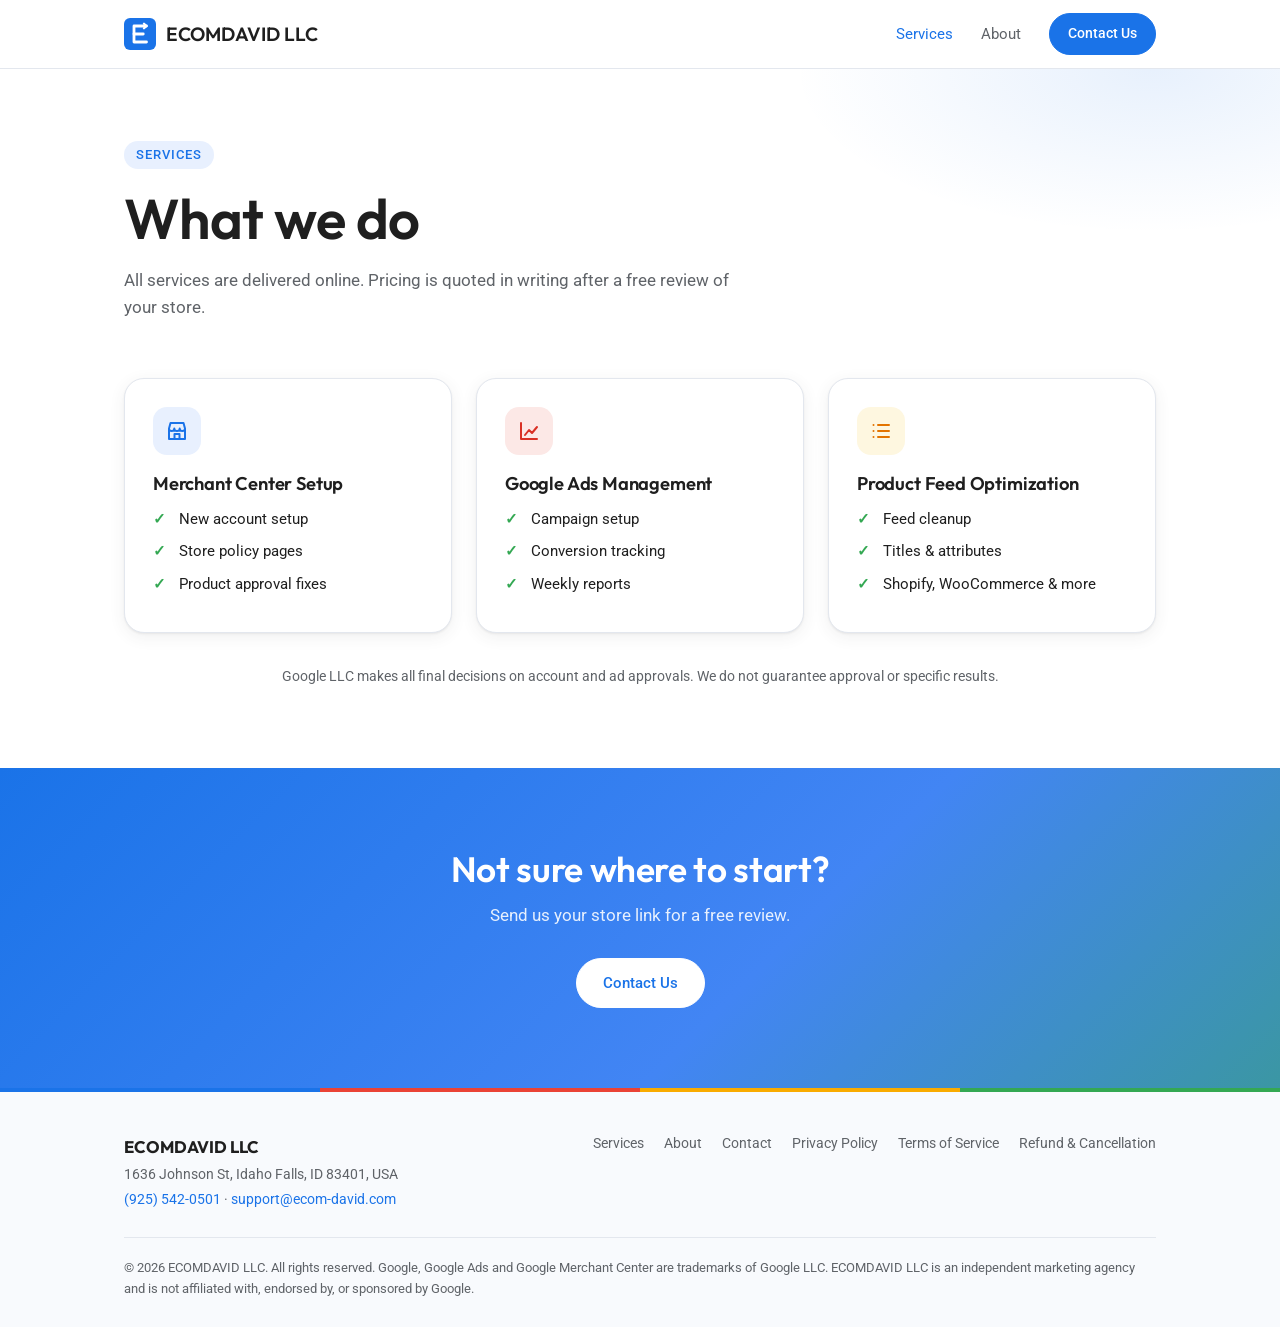
<file: services.html>
<!doctype html>
<html lang="en">
<head>
<meta charset="utf-8">
<meta name="viewport" content="width=device-width, initial-scale=1">
<title>Services | ECOMDAVID LLC</title>
<meta name="description" content="Google Merchant Center setup, Google Ads management and product feed optimization from ECOMDAVID LLC.">
<link rel="canonical" href="https://ecom-david.com/services">
<meta property="og:title" content="Services | ECOMDAVID LLC">
<meta property="og:description" content="Google Merchant Center setup, Google Ads management and product feed optimization from ECOMDAVID LLC.">
<meta property="og:url" content="https://ecom-david.com/services">
<meta property="og:site_name" content="ECOMDAVID LLC">
<meta property="og:type" content="website">
<meta name="theme-color" content="#ffffff">
<link rel="icon" href="/icon.svg" type="image/svg+xml">
<link rel="preconnect" href="https://fonts.googleapis.com">
<link rel="preconnect" href="https://fonts.gstatic.com" crossorigin>
<link href="https://fonts.googleapis.com/css2?family=Outfit:wght@500;600;700&family=Roboto:wght@400;500;700&display=swap" rel="stylesheet">
<link rel="stylesheet" href="/styles.css">
<script type="application/ld+json">{"@context": "https://schema.org", "@type": "Organization", "name": "ECOMDAVID LLC", "legalName": "ECOMDAVID LLC", "url": "https://ecom-david.com", "logo": "https://ecom-david.com/icon.svg", "email": "support@ecom-david.com", "telephone": "+1-925-542-0501", "founder": {"@type": "Person", "name": "David Wayne Thomas", "jobTitle": "Founder"}, "address": {"@type": "PostalAddress", "streetAddress": "1636 Johnson St", "addressLocality": "Idaho Falls", "addressRegion": "ID", "postalCode": "83401", "addressCountry": "US"}}</script>
</head>
<body>
<header class="site-header">
  <div class="container nav">
    <a href="/" class="logo" aria-label="ECOMDAVID LLC home"><img src="/icon.svg" alt="" width="30" height="30"><span>ECOMDAVID LLC</span></a>
    <ul class="nav-links"><li><a href="/services" class="active">Services</a></li><li><a href="/about">About</a></li><li><a class="btn btn-primary btn-sm" href="/contact">Contact Us</a></li></ul>
    <button class="menu-toggle" aria-expanded="false" aria-label="Open menu">Menu</button>
  </div>
  <nav class="mobile-menu"><a href="/services">Services</a><a href="/about">About</a><a href="/contact">Contact</a></nav>
</header>
<main>
<section class="page-hero">
  <div class="container">
    <span class="eyebrow">Services</span>
    <h1>What we do</h1>
    <p>All services are delivered online. Pricing is quoted in writing after a free review of your store.</p>
  </div>
</section>
<section class="tight">
  <div class="container grid-3">
    <div class="card" id="merchant-center"><span class="icon icon-blue"><svg viewBox="0 0 24 24" aria-hidden="true"><path d="M4 9.5 5.5 4h13L20 9.5M4 9.5V20h16V9.5M4 9.5c0 1.4 1.1 2.5 2.7 2.5S9.3 10.9 9.3 9.5c0 1.4 1.2 2.5 2.7 2.5s2.7-1.1 2.7-2.5c0 1.4 1.1 2.5 2.6 2.5S20 10.9 20 9.5M9.5 20v-5h5v5"/></svg></span><h3>Merchant Center Setup</h3>
      <ul class="check-list"><li>New account setup</li><li>Store policy pages</li><li>Product approval fixes</li></ul></div>
    <div class="card" id="google-ads"><span class="icon icon-red"><svg viewBox="0 0 24 24" aria-hidden="true"><path d="M4 20V4M4 20h16M8 16l4-5 3 3 5-6"/></svg></span><h3>Google Ads Management</h3>
      <ul class="check-list"><li>Campaign setup</li><li>Conversion tracking</li><li>Weekly reports</li></ul></div>
    <div class="card" id="shopping-feed"><span class="icon icon-yellow"><svg viewBox="0 0 24 24" aria-hidden="true"><path d="M9 6h11M9 12h11M9 18h11M4.5 6h.01M4.5 12h.01M4.5 18h.01"/></svg></span><h3>Product Feed Optimization</h3>
      <ul class="check-list"><li>Feed cleanup</li><li>Titles &amp; attributes</li><li>Shopify, WooCommerce &amp; more</li></ul></div>
  </div>
  <div class="container"><p class="note">Google LLC makes all final decisions on account and ad approvals. We do not guarantee approval or specific results.</p></div>
</section>
<section class="cta">
  <div class="container">
    <h2>Not sure where to start?</h2>
    <p>Send us your store link for a free review.</p>
    <a class="btn btn-light" href="/contact">Contact Us</a>
  </div>
</section>
</main>
<footer class="site-footer">
  <div class="bar" aria-hidden="true"><i></i><i></i><i></i><i></i></div>
  <div class="container">
    <div class="footer-grid">
      <div>
        <p><strong>ECOMDAVID LLC</strong></p>
        <p>1636 Johnson St, Idaho Falls, ID 83401, USA</p>
        <p><a href="tel:+19255420501">(925) 542-0501</a> &middot; <a href="mailto:support@ecom-david.com">support@ecom-david.com</a></p>
      </div>
      <ul class="footer-links">
        <li><a href="/services">Services</a></li>
        <li><a href="/about">About</a></li>
        <li><a href="/contact">Contact</a></li>
        <li><a href="/privacy">Privacy Policy</a></li>
        <li><a href="/terms">Terms of Service</a></li>
        <li><a href="/refund-policy">Refund &amp; Cancellation</a></li>
      </ul>
    </div>
    <p class="disclaimer">&copy; <span data-year>2026</span> ECOMDAVID LLC. All rights reserved. Google, Google Ads and Google Merchant Center are trademarks of Google LLC. ECOMDAVID LLC is an independent marketing agency and is not affiliated with, endorsed by, or sponsored by Google.</p>
  </div>
</footer>
<script src="/script.js"></script>
</body>
</html>
</file>
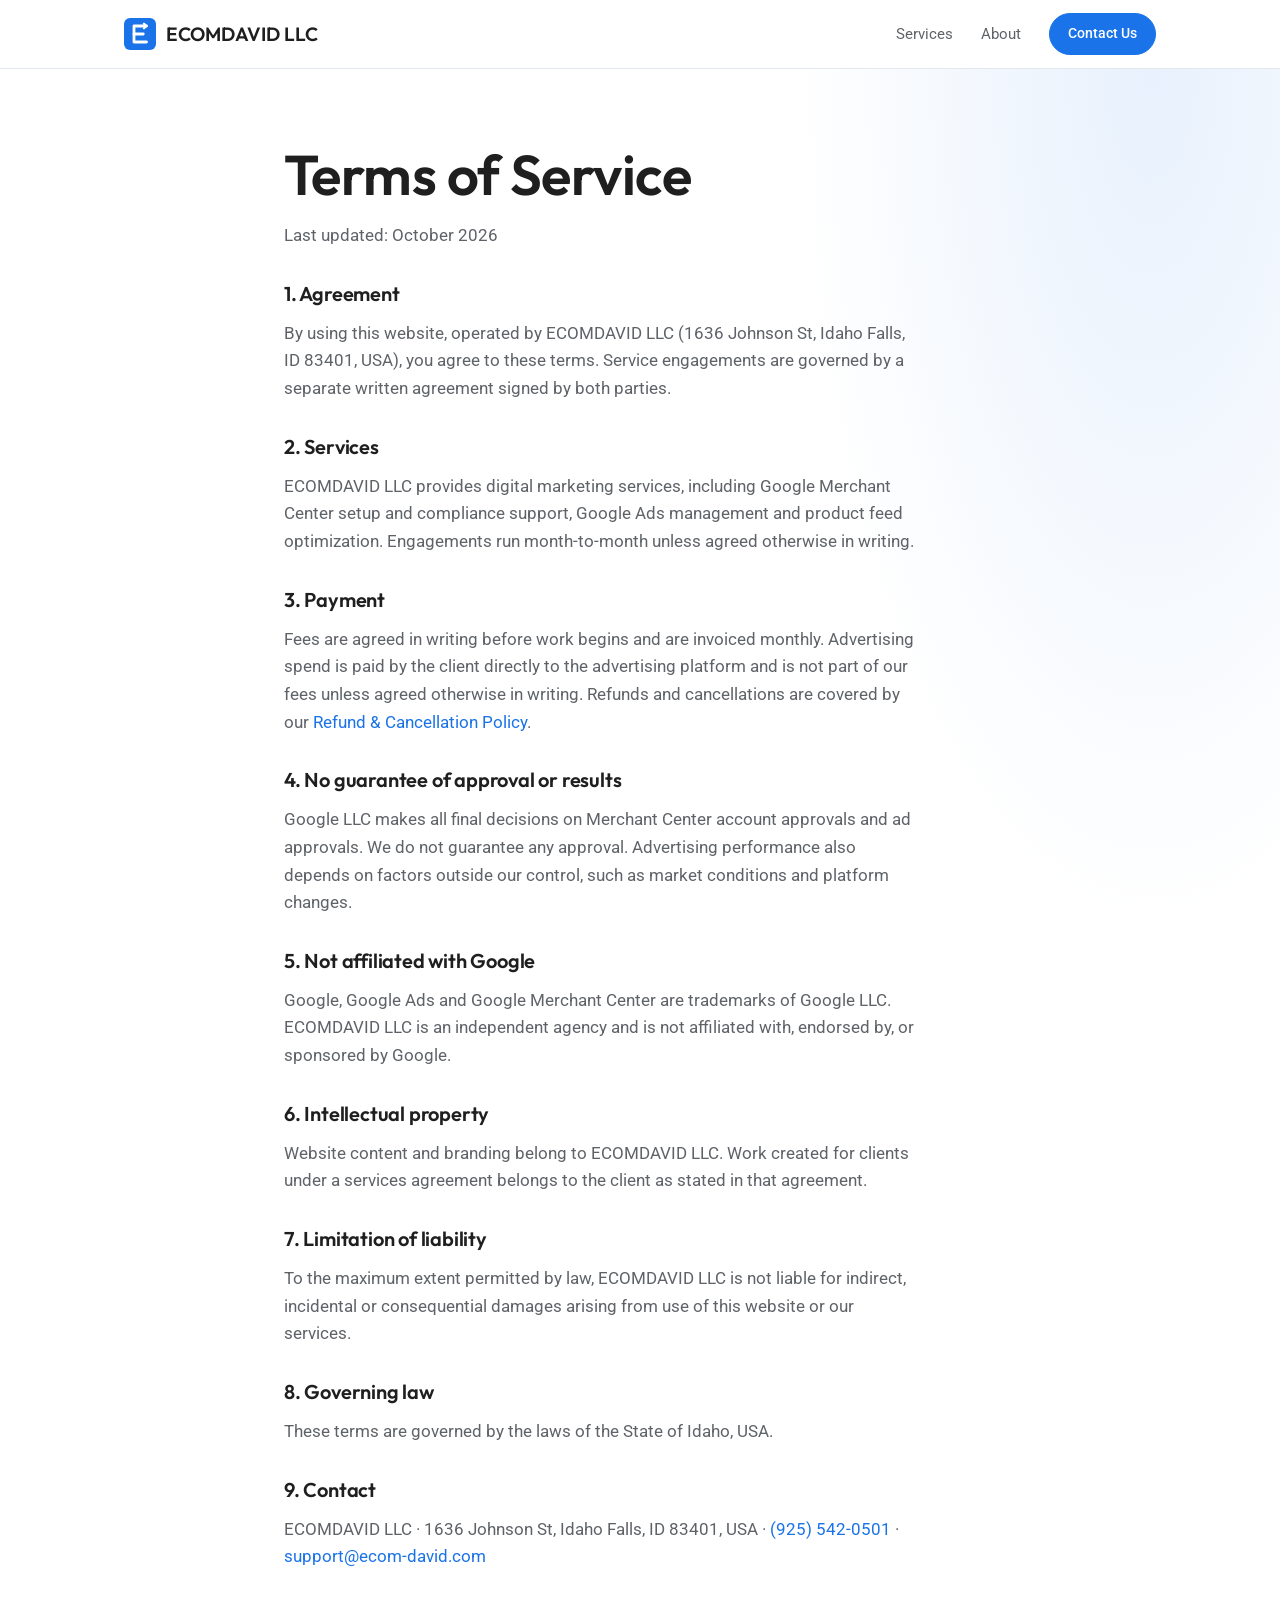
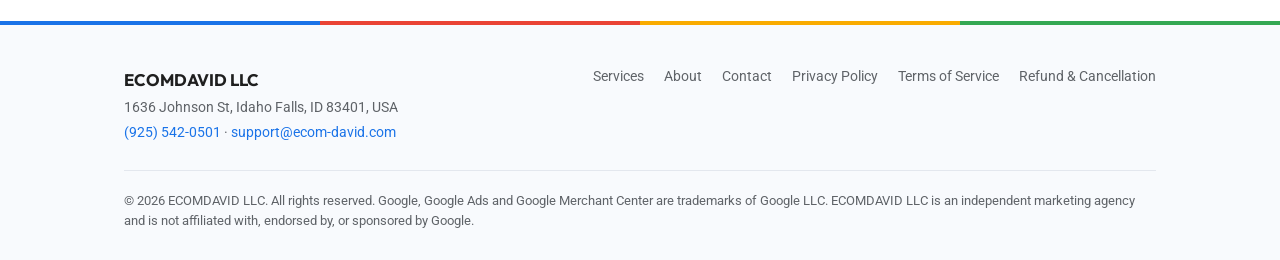
<file: terms.html>
<!doctype html>
<html lang="en">
<head>
<meta charset="utf-8">
<meta name="viewport" content="width=device-width, initial-scale=1">
<title>Terms of Service | ECOMDAVID LLC</title>
<meta name="description" content="Terms of service for ECOMDAVID LLC.">
<link rel="canonical" href="https://ecom-david.com/terms">
<meta property="og:title" content="Terms of Service | ECOMDAVID LLC">
<meta property="og:description" content="Terms of service for ECOMDAVID LLC.">
<meta property="og:url" content="https://ecom-david.com/terms">
<meta property="og:site_name" content="ECOMDAVID LLC">
<meta property="og:type" content="website">
<meta name="theme-color" content="#ffffff">
<link rel="icon" href="/icon.svg" type="image/svg+xml">
<link rel="preconnect" href="https://fonts.googleapis.com">
<link rel="preconnect" href="https://fonts.gstatic.com" crossorigin>
<link href="https://fonts.googleapis.com/css2?family=Outfit:wght@500;600;700&family=Roboto:wght@400;500;700&display=swap" rel="stylesheet">
<link rel="stylesheet" href="/styles.css">
<script type="application/ld+json">{"@context": "https://schema.org", "@type": "Organization", "name": "ECOMDAVID LLC", "legalName": "ECOMDAVID LLC", "url": "https://ecom-david.com", "logo": "https://ecom-david.com/icon.svg", "email": "support@ecom-david.com", "telephone": "+1-925-542-0501", "founder": {"@type": "Person", "name": "David Wayne Thomas", "jobTitle": "Founder"}, "address": {"@type": "PostalAddress", "streetAddress": "1636 Johnson St", "addressLocality": "Idaho Falls", "addressRegion": "ID", "postalCode": "83401", "addressCountry": "US"}}</script>
</head>
<body>
<header class="site-header">
  <div class="container nav">
    <a href="/" class="logo" aria-label="ECOMDAVID LLC home"><img src="/icon.svg" alt="" width="30" height="30"><span>ECOMDAVID LLC</span></a>
    <ul class="nav-links"><li><a href="/services">Services</a></li><li><a href="/about">About</a></li><li><a class="btn btn-primary btn-sm" href="/contact">Contact Us</a></li></ul>
    <button class="menu-toggle" aria-expanded="false" aria-label="Open menu">Menu</button>
  </div>
  <nav class="mobile-menu"><a href="/services">Services</a><a href="/about">About</a><a href="/contact">Contact</a></nav>
</header>
<main>
<section class="page-hero">
  <div class="container legal">
    <h1>Terms of Service</h1>
    <p>Last updated: October 2026</p>
    <h2>1. Agreement</h2>
    <p>By using this website, operated by ECOMDAVID LLC (1636 Johnson St, Idaho Falls, ID 83401, USA), you agree to these terms. Service engagements are governed by a separate written agreement signed by both parties.</p>
    <h2>2. Services</h2>
    <p>ECOMDAVID LLC provides digital marketing services, including Google Merchant Center setup and compliance support, Google Ads management and product feed optimization. Engagements run month-to-month unless agreed otherwise in writing.</p>
    <h2>3. Payment</h2>
    <p>Fees are agreed in writing before work begins and are invoiced monthly. Advertising spend is paid by the client directly to the advertising platform and is not part of our fees unless agreed otherwise in writing. Refunds and cancellations are covered by our <a href="/refund-policy">Refund &amp; Cancellation Policy</a>.</p>
    <h2>4. No guarantee of approval or results</h2>
    <p>Google LLC makes all final decisions on Merchant Center account approvals and ad approvals. We do not guarantee any approval. Advertising performance also depends on factors outside our control, such as market conditions and platform changes.</p>
    <h2>5. Not affiliated with Google</h2>
    <p>Google, Google Ads and Google Merchant Center are trademarks of Google LLC. ECOMDAVID LLC is an independent agency and is not affiliated with, endorsed by, or sponsored by Google.</p>
    <h2>6. Intellectual property</h2>
    <p>Website content and branding belong to ECOMDAVID LLC. Work created for clients under a services agreement belongs to the client as stated in that agreement.</p>
    <h2>7. Limitation of liability</h2>
    <p>To the maximum extent permitted by law, ECOMDAVID LLC is not liable for indirect, incidental or consequential damages arising from use of this website or our services.</p>
    <h2>8. Governing law</h2>
    <p>These terms are governed by the laws of the State of Idaho, USA.</p>
    <h2>9. Contact</h2>
    <p>ECOMDAVID LLC &middot; 1636 Johnson St, Idaho Falls, ID 83401, USA &middot; <a href="tel:+19255420501">(925) 542-0501</a> &middot; <a href="mailto:support@ecom-david.com">support@ecom-david.com</a></p>
  </div>
</section>
</main>
<footer class="site-footer">
  <div class="bar" aria-hidden="true"><i></i><i></i><i></i><i></i></div>
  <div class="container">
    <div class="footer-grid">
      <div>
        <p><strong>ECOMDAVID LLC</strong></p>
        <p>1636 Johnson St, Idaho Falls, ID 83401, USA</p>
        <p><a href="tel:+19255420501">(925) 542-0501</a> &middot; <a href="mailto:support@ecom-david.com">support@ecom-david.com</a></p>
      </div>
      <ul class="footer-links">
        <li><a href="/services">Services</a></li>
        <li><a href="/about">About</a></li>
        <li><a href="/contact">Contact</a></li>
        <li><a href="/privacy">Privacy Policy</a></li>
        <li><a href="/terms">Terms of Service</a></li>
        <li><a href="/refund-policy">Refund &amp; Cancellation</a></li>
      </ul>
    </div>
    <p class="disclaimer">&copy; <span data-year>2026</span> ECOMDAVID LLC. All rights reserved. Google, Google Ads and Google Merchant Center are trademarks of Google LLC. ECOMDAVID LLC is an independent marketing agency and is not affiliated with, endorsed by, or sponsored by Google.</p>
  </div>
</footer>
<script src="/script.js"></script>
</body>
</html>
</file>
<file: styles.css>
:root {
  --bg: #ffffff;
  --surface: #f8fafd;
  --line: #e3e7ee;
  --text: #1f1f1f;
  --muted: #5f6368;
  --blue: #1a73e8;
  --blue-dark: #1557b0;
  --red: #ea4335;
  --yellow: #f9ab00;
  --green: #34a853;
  --shadow: 0 1px 2px rgba(60, 64, 67, 0.08), 0 4px 16px rgba(60, 64, 67, 0.08);
  --sans: "Roboto", Arial, sans-serif;
  --display: "Outfit", "Roboto", Arial, sans-serif;
  --max: 1080px;
}

* { box-sizing: border-box; margin: 0; padding: 0; }
body {
  background: var(--bg);
  color: var(--text);
  font-family: var(--sans);
  font-size: 16px;
  line-height: 1.6;
  -webkit-font-smoothing: antialiased;
}
a { color: var(--blue); text-decoration: none; }
a:hover { text-decoration: underline; }
img, svg { display: block; max-width: 100%; }
h1, h2, h3 { font-family: var(--display); line-height: 1.2; color: var(--text); letter-spacing: -0.01em; }
h1 { font-size: clamp(2.3rem, 5vw, 3.5rem); font-weight: 600; }
h2 { font-size: clamp(1.6rem, 3.2vw, 2.2rem); font-weight: 600; }
h3 { font-size: 1.15rem; font-weight: 600; }
p { color: var(--muted); }

.container { max-width: var(--max); margin: 0 auto; padding: 0 24px; }
section { padding: 80px 0; }
section.tight { padding-top: 16px; }
.section-alt { background: var(--surface); }
.section-head { max-width: 640px; margin-bottom: 40px; }
.section-head.center { text-align: center; margin-left: auto; margin-right: auto; }
.eyebrow {
  display: inline-block;
  font-size: 0.8rem;
  font-weight: 500;
  letter-spacing: 0.08em;
  text-transform: uppercase;
  color: var(--blue);
  background: #e8f0fe;
  padding: 4px 12px;
  border-radius: 999px;
  margin-bottom: 16px;
}
.grad {
  background: linear-gradient(90deg, var(--blue), #4285f4 50%, var(--green));
  -webkit-background-clip: text;
  background-clip: text;
  color: transparent;
}

/* Buttons */
.btn {
  display: inline-block;
  padding: 12px 26px;
  border-radius: 999px;
  font-family: inherit;
  font-size: 0.95rem;
  font-weight: 500;
  border: 1px solid var(--line);
  background: #fff;
  color: var(--blue);
  cursor: pointer;
  transition: background 0.15s, box-shadow 0.15s;
}
.btn:hover { background: #f1f5fe; text-decoration: none; }
.btn-primary { background: var(--blue); border-color: var(--blue); color: #fff; }
.btn-primary:hover { background: var(--blue-dark); border-color: var(--blue-dark); box-shadow: 0 4px 12px rgba(26, 115, 232, 0.3); }
.btn-light { background: #fff; border-color: #fff; color: var(--blue); }
.btn-light:hover { background: #e8f0fe; }
.btn-sm { padding: 8px 18px; font-size: 0.9rem; }

/* Header */
.site-header {
  position: sticky;
  top: 0;
  z-index: 50;
  background: rgba(255, 255, 255, 0.9);
  backdrop-filter: blur(10px);
  -webkit-backdrop-filter: blur(10px);
  border-bottom: 1px solid var(--line);
}
.nav { display: flex; align-items: center; justify-content: space-between; height: 68px; gap: 20px; }
.logo { display: flex; align-items: center; gap: 10px; font-family: var(--display); font-size: 1.2rem; font-weight: 600; color: var(--text); }
.logo:hover { text-decoration: none; }
.logo img { width: 32px; height: 32px; }
.nav-links { display: flex; align-items: center; gap: 28px; list-style: none; }
.nav-links a:not(.btn) { font-size: 0.95rem; color: var(--muted); }
.nav-links a:not(.btn):hover, .nav-links a.active { color: var(--blue); text-decoration: none; }
.nav-links .btn { color: #fff; }
.menu-toggle { display: none; background: none; border: 1px solid var(--line); color: var(--text); border-radius: 999px; padding: 6px 14px; font: inherit; font-size: 0.9rem; cursor: pointer; }
.mobile-menu { display: none; border-top: 1px solid var(--line); padding: 8px 24px 16px; }
.mobile-menu a { display: block; padding: 12px 0; color: var(--text); border-bottom: 1px solid var(--line); }
.mobile-menu.open { display: block; }

/* Hero */
.hero {
  padding: 96px 0 88px;
  background:
    radial-gradient(40% 60% at 85% 20%, rgba(26, 115, 232, 0.12), transparent 70%),
    radial-gradient(30% 50% at 70% 90%, rgba(52, 168, 83, 0.10), transparent 70%),
    radial-gradient(30% 40% at 100% 70%, rgba(249, 171, 0, 0.10), transparent 70%);
}
.hero-grid { display: grid; grid-template-columns: 1.2fr 0.8fr; gap: 56px; align-items: center; }
.hero p { max-width: 560px; margin-top: 20px; font-size: 1.15rem; }
.hero-actions { display: flex; flex-wrap: wrap; gap: 12px; margin-top: 32px; }
.hero-art { display: grid; gap: 16px; }
.mini {
  display: flex; align-items: center; gap: 16px;
  background: #fff; border: 1px solid var(--line); border-radius: 16px;
  padding: 18px 20px; box-shadow: var(--shadow);
  font-family: var(--display); font-weight: 600; font-size: 1.05rem;
}
.mini .icon { margin: 0; }
.mini-red { margin-left: 32px; }
.mini-yellow { margin-left: 64px; }

/* Icons */
.icon { display: inline-flex; align-items: center; justify-content: center; width: 48px; height: 48px; border-radius: 14px; margin-bottom: 18px; flex: none; }
.icon svg { width: 24px; height: 24px; fill: none; stroke: currentColor; stroke-width: 2; stroke-linecap: round; stroke-linejoin: round; }
.icon-blue { background: #e8f0fe; color: var(--blue); }
.icon-red { background: #fce8e6; color: #d93025; }
.icon-yellow { background: #fef7e0; color: #e37400; }
.icon-green { background: #e6f4ea; color: #188038; }

/* Cards */
.grid-3 { display: grid; grid-template-columns: repeat(3, 1fr); gap: 24px; }
.card { background: #fff; border: 1px solid var(--line); border-radius: 20px; padding: 28px; box-shadow: var(--shadow); transition: transform 0.15s; }
.card:hover { transform: translateY(-2px); }
.card h3 { margin-bottom: 8px; }
.check-list { list-style: none; margin-top: 12px; }
.check-list li { position: relative; padding-left: 26px; margin: 8px 0; color: var(--text); font-size: 0.95rem; }
.check-list li::before { content: "✓"; position: absolute; left: 0; color: var(--green); font-weight: 700; }
.note { margin-top: 32px; font-size: 0.9rem; text-align: center; }

/* Steps */
.steps { display: grid; grid-template-columns: repeat(3, 1fr); gap: 24px; }
.step { text-align: center; padding: 8px 16px; }
.num { display: inline-flex; align-items: center; justify-content: center; width: 52px; height: 52px; border-radius: 50%; color: #fff; font-family: var(--display); font-weight: 600; font-size: 1.3rem; margin-bottom: 16px; }
.num-blue { background: var(--blue); }
.num-red { background: var(--red); }
.num-green { background: var(--green); }
.step h3 { margin-bottom: 6px; }

/* CTA band */
.cta { background: linear-gradient(135deg, var(--blue) 0%, #4285f4 60%, #34a853 140%); text-align: center; color: #fff; }
.cta h2 { color: #fff; }
.cta p { color: rgba(255, 255, 255, 0.88); margin: 12px auto 28px; font-size: 1.08rem; }

/* Business details table */
.details { width: 100%; border-collapse: separate; border-spacing: 0; background: #fff; border: 1px solid var(--line); border-radius: 20px; overflow: hidden; box-shadow: var(--shadow); }
.details th, .details td { text-align: left; padding: 14px 20px; border-top: 1px solid var(--line); font-size: 0.95rem; vertical-align: top; }
.details tr:first-child th, .details tr:first-child td { border-top: 0; }
.details th { width: 38%; font-weight: 500; color: var(--muted); background: var(--surface); }

/* Page header (inner pages) */
.page-hero {
  padding: 72px 0 40px;
  background: radial-gradient(40% 80% at 90% 0%, rgba(26, 115, 232, 0.10), transparent 70%);
}
.page-hero p { max-width: 640px; margin-top: 14px; font-size: 1.08rem; }

/* Contact */
.contact-grid { display: grid; grid-template-columns: 1fr 1fr; gap: 32px; align-items: start; }
.form { background: #fff; border: 1px solid var(--line); border-radius: 20px; padding: 28px; box-shadow: var(--shadow); }
.field { margin-bottom: 16px; }
.field label { display: block; font-size: 0.9rem; font-weight: 500; margin-bottom: 6px; color: var(--text); }
.field input, .field textarea {
  width: 100%; font: inherit; font-size: 0.95rem; color: var(--text);
  background: var(--surface); border: 1px solid var(--line); border-radius: 12px; padding: 11px 14px; outline: none;
}
.field input:focus, .field textarea:focus { background: #fff; border-color: var(--blue); box-shadow: 0 0 0 3px rgba(26, 115, 232, 0.15); }
.field textarea { min-height: 120px; resize: vertical; }
.form .btn { width: 100%; }
.form-status { margin-top: 14px; font-size: 0.95rem; text-align: center; }
.form-status.ok { color: #188038; }
.form-status.err { color: #d93025; }

/* Legal */
.legal { max-width: 760px; }
.legal h2 { font-size: 1.25rem; margin: 32px 0 8px; }
.legal p { margin-bottom: 10px; }

/* Footer */
.site-footer { background: var(--surface); padding: 0 0 28px; font-size: 0.9rem; }
.bar { display: grid; grid-template-columns: repeat(4, 1fr); height: 4px; margin-bottom: 40px; }
.bar i:nth-child(1) { background: var(--blue); }
.bar i:nth-child(2) { background: var(--red); }
.bar i:nth-child(3) { background: var(--yellow); }
.bar i:nth-child(4) { background: var(--green); }
.footer-grid { display: flex; flex-wrap: wrap; justify-content: space-between; gap: 24px; }
.footer-grid p { margin: 2px 0; }
.footer-grid strong { color: var(--text); font-family: var(--display); font-size: 1.05rem; }
.footer-links { display: flex; flex-wrap: wrap; gap: 8px 20px; list-style: none; }
.footer-links a { color: var(--muted); }
.disclaimer { margin-top: 24px; padding-top: 20px; border-top: 1px solid var(--line); font-size: 0.8rem; color: var(--muted); }

/* Responsive */
@media (max-width: 860px) {
  .nav-links { display: none; }
  .menu-toggle { display: block; }
  .hero-grid, .grid-3, .steps, .contact-grid { grid-template-columns: 1fr; }
  .hero-art { max-width: 420px; }
}
@media (max-width: 600px) {
  section { padding: 56px 0; }
  .container { padding: 0 16px; }
  .hero { padding: 56px 0; }
  .hero-actions .btn { width: 100%; text-align: center; }
  .mini-red { margin-left: 16px; }
  .mini-yellow { margin-left: 32px; }
  .details, .details tbody, .details tr, .details th, .details td { display: block; width: 100%; }
  .details td { border-top: 0; padding-top: 0; }
  .details th { background: none; padding-bottom: 4px; }
}
</file>
